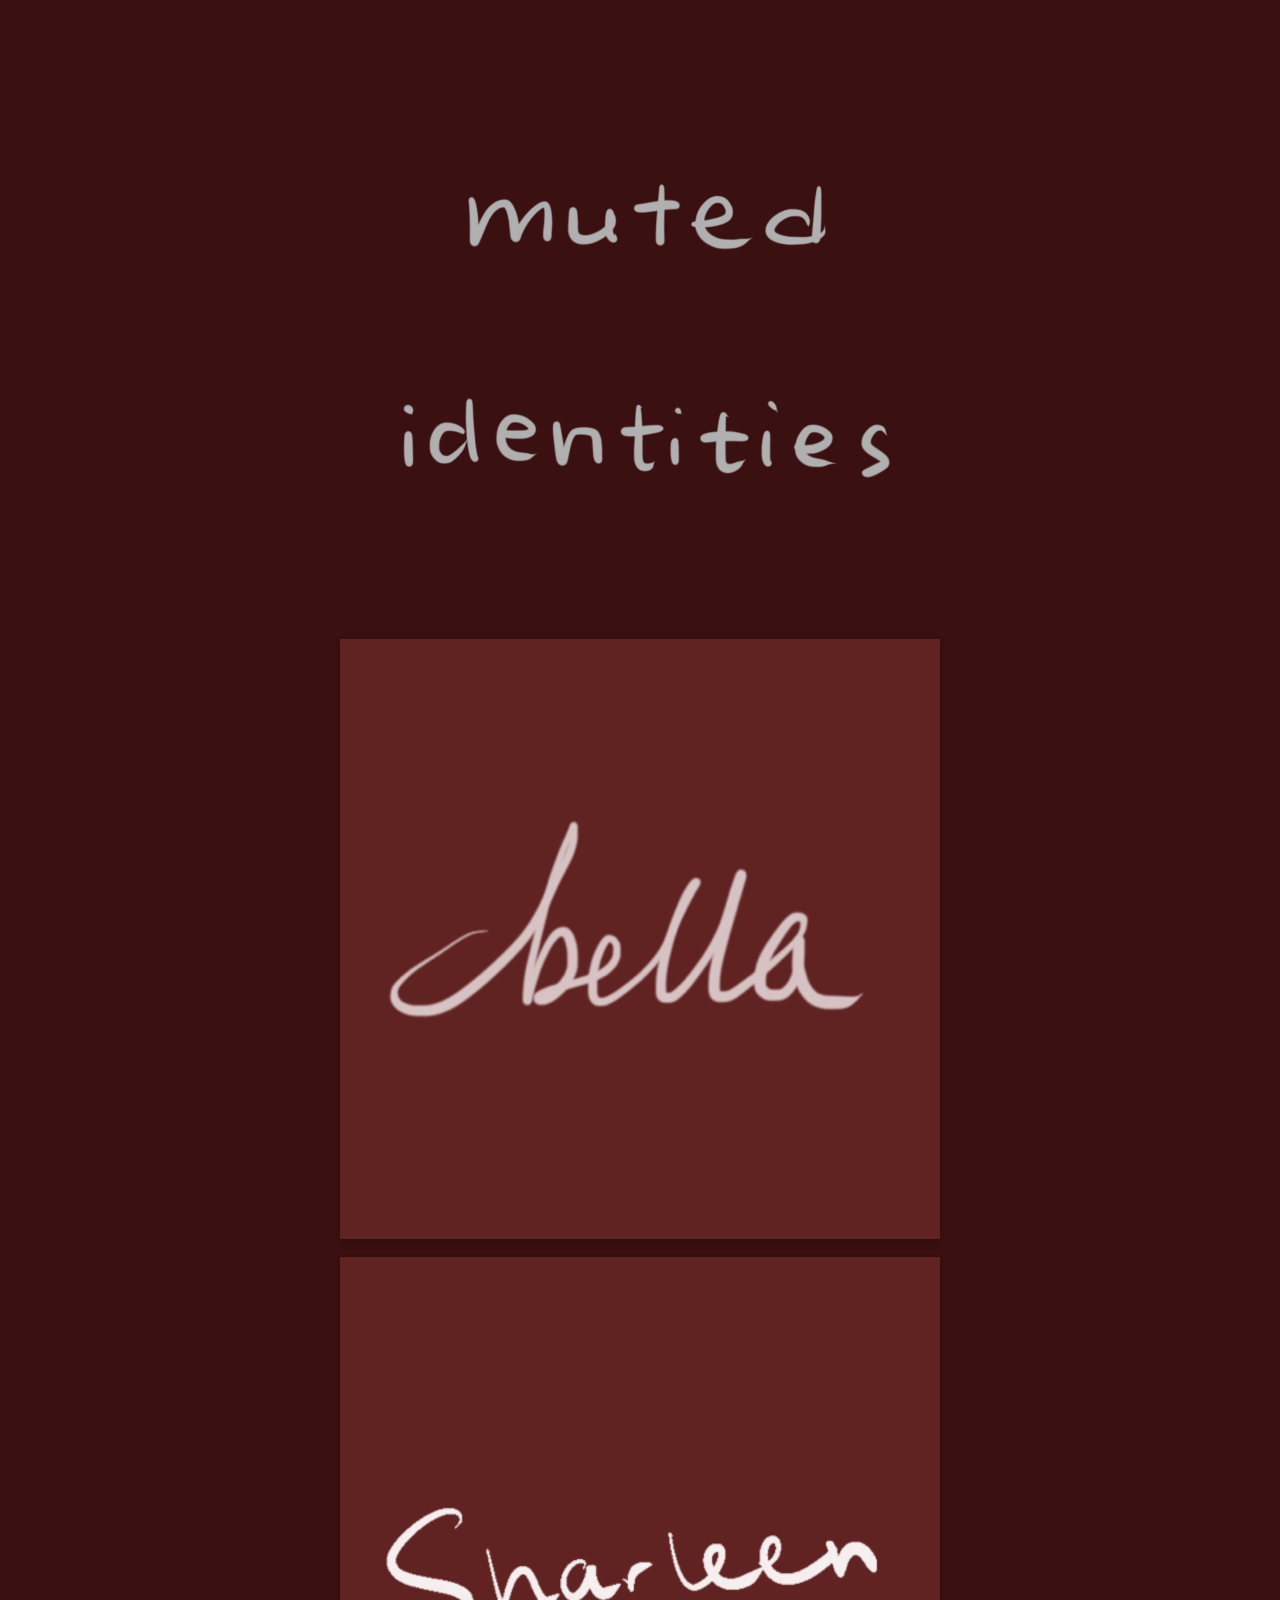
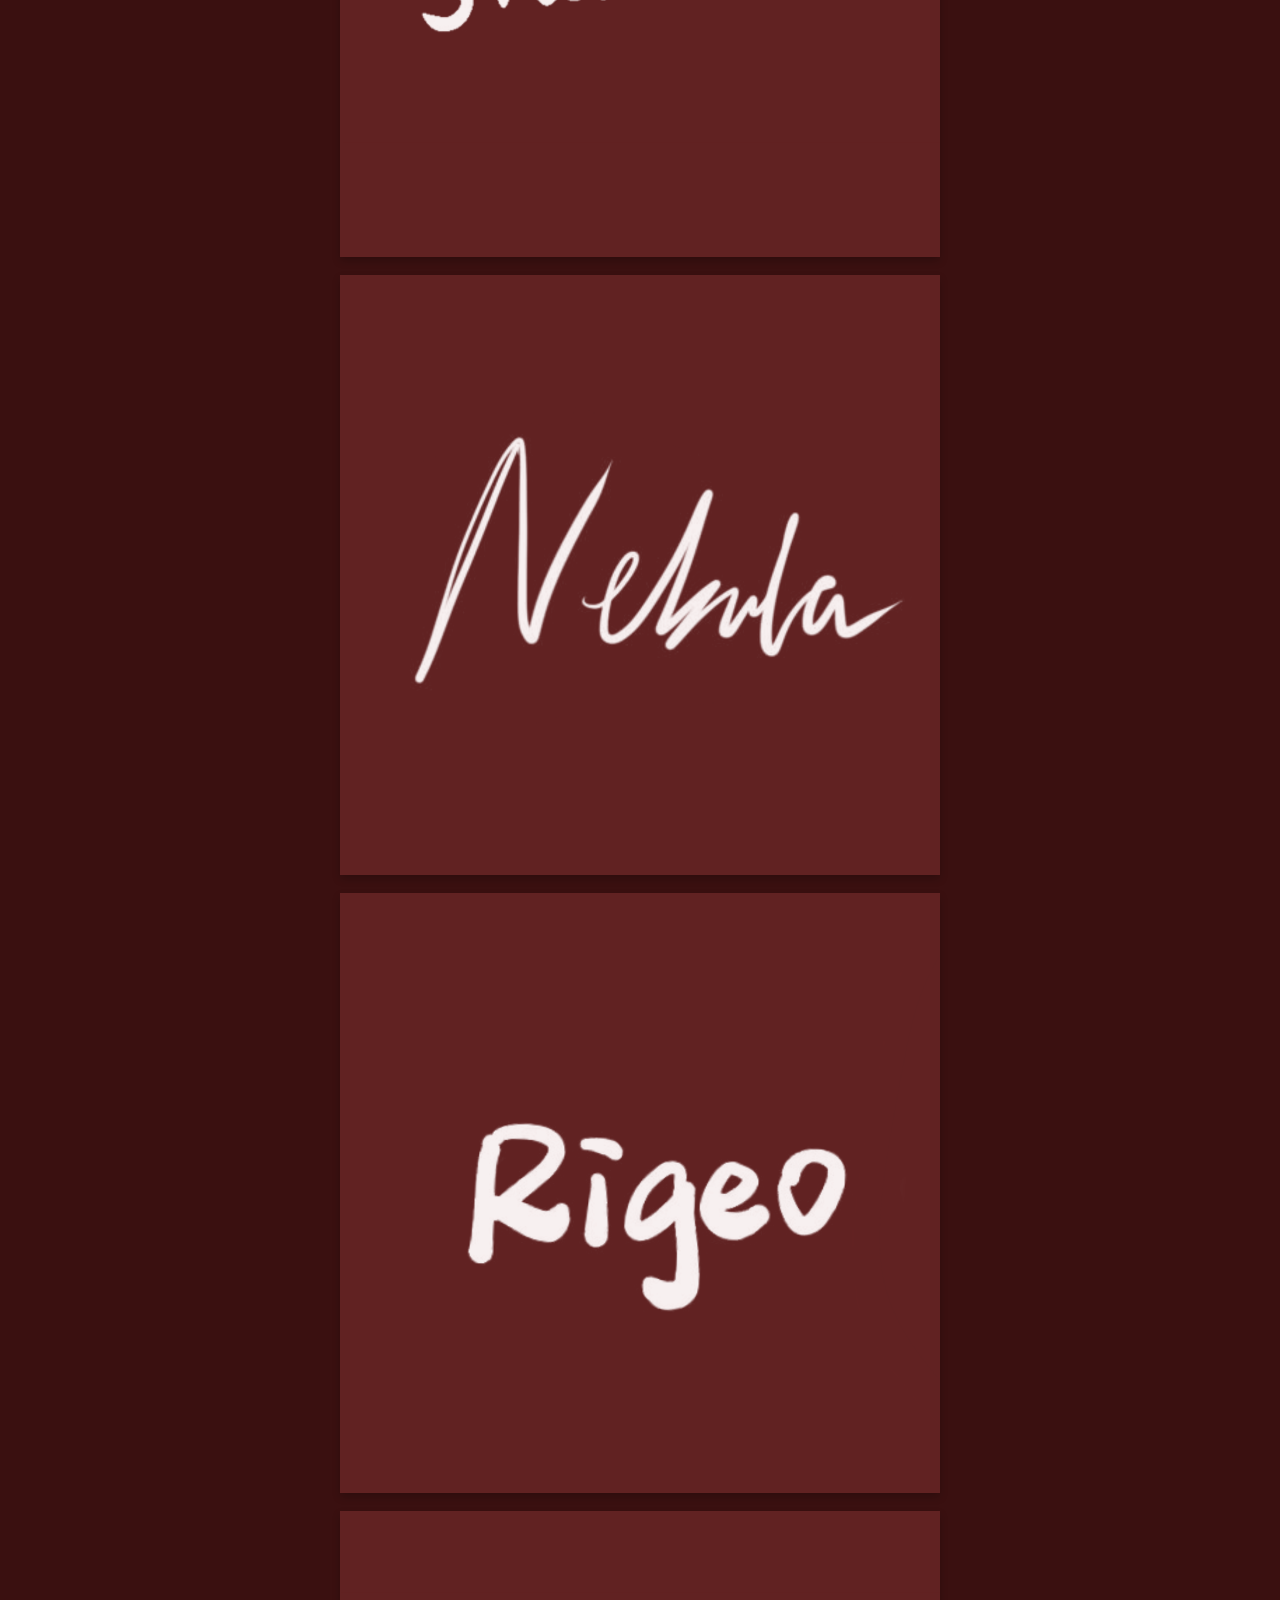
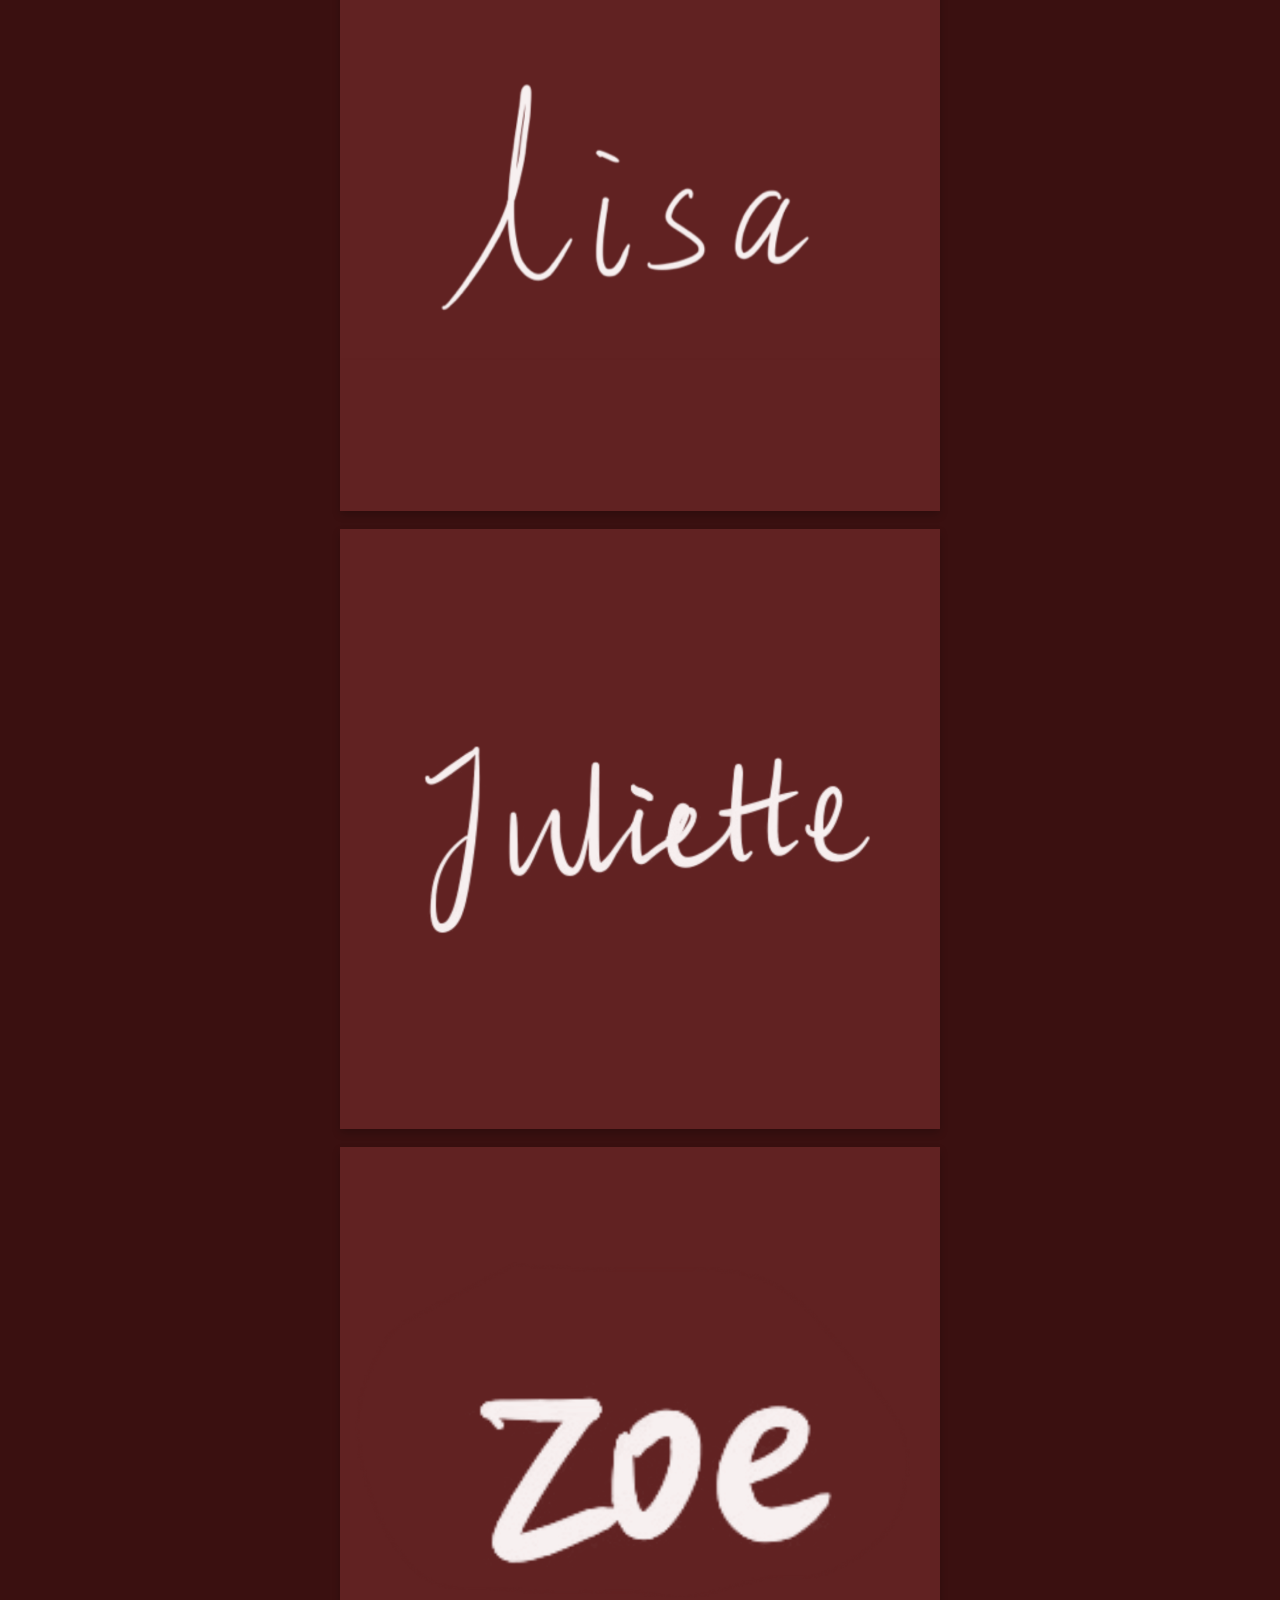
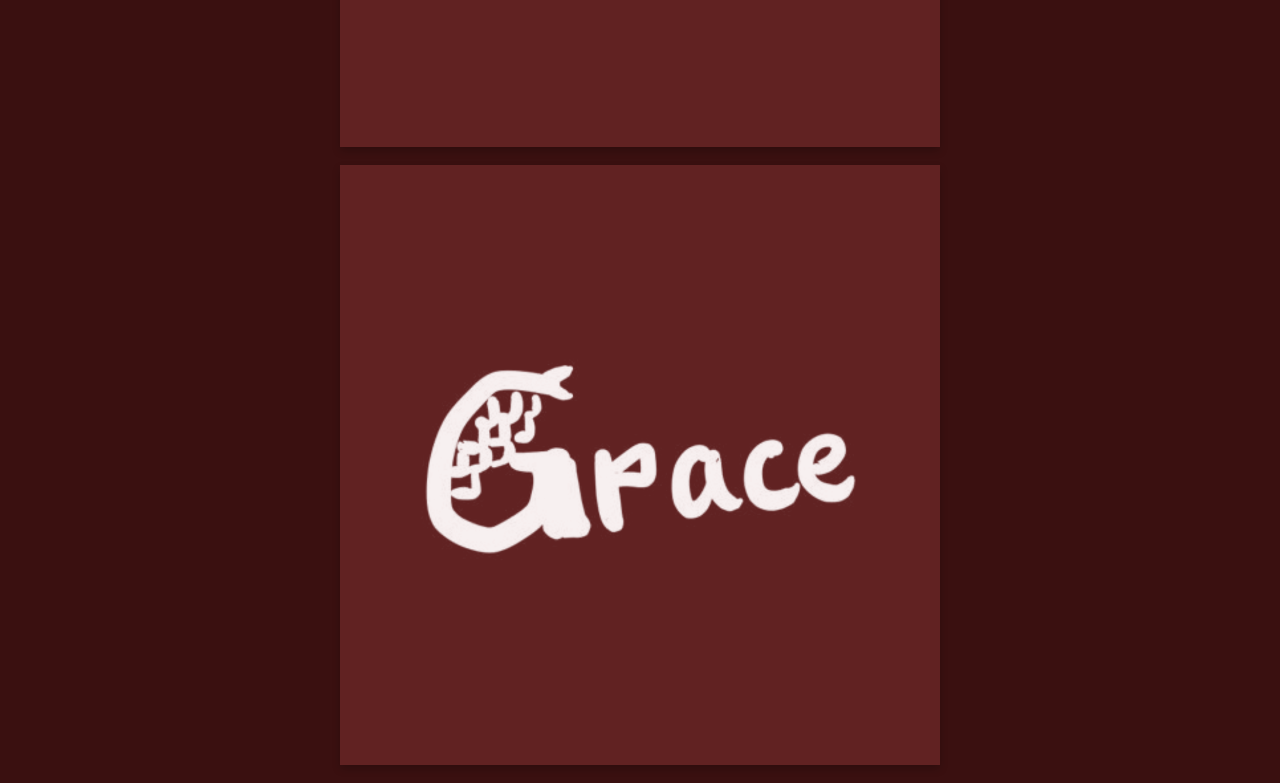
<file: index.html>
<!DOCTYPE html>
<html>
<head>
<meta name="viewport" content="width=device-width, initial-scale=1">
<link rel = "stylesheet" href="./style.css">

</head>
<body style="background-color:rgb(58, 16, 16);">

<h1> </h1>
<!-- <h3>Hover over the image below:</h3> 

https://bella713.github.io/typology-machine/
-->

<div class = "content">

  <div class="flip-card">
    <div class="flip-card-inner-new">
      <div class="flip-card-front">
        <img src="./cover.jpg" alt="Avatar" style="width:600px;height:600px;">
      </div>
      <div class="flip-card-back">
        <a href="./intro.html"><img src="./cover_back.jpg" alt="Avatar" style="width:600px;height:600px;"></a>
      </div>
    </div>
  </div>
  <br>

  <div class="flip-card">
    <div class="flip-card-inner">
      <div class="flip-card-front">
        <img src="./names/bella.png" alt="Avatar" style="width:600px;height:600px;">
      </div>
      <div class="flip-card-back">
        <a href="./bella.html"><img src="./names/bella_c.png" alt="Avatar" style="width:600px;height:600px;"></a>
      </div>
    </div>
  </div>
  <br>

  <div class="flip-card">
    <div class="flip-card-inner">
      <div class="flip-card-front">
        <img src="./names/sharleen.png" alt="Avatar" style="width:600px;height:600px;">
      </div>
      <div class="flip-card-back">
        <a href="./sharleen.html"><img src="./names/sharleen_c.png" alt="Avatar" style="width:600px;height:600px;"></a>
      </div>
    </div>
  </div>
  <br>

  <div class="flip-card">
    <div class="flip-card-inner">
      <div class="flip-card-front">
        <img src="./names/nebula.png" alt="Avatar" style="width:600px;height:600px;">
      </div>
      <div class="flip-card-back">
        <a href="./nebula.html"><img src="./names/nebula_c.png" alt="Avatar" style="width:600px;height:600px;"></a>
      </div>
    </div>
  </div>
  <br>

  <div class="flip-card">
    <div class="flip-card-inner">
      <div class="flip-card-front">
        <img src="./names/rigeo.png" alt="Avatar" style="width:600px;height:600px;">
      </div>
      <div class="flip-card-back">
        <a href="./rigeo.html"><img src="./names/rigeo_c.png" alt="Avatar" style="width:600px;height:600px;"></a>
      </div>
    </div>
  </div>
  <br>

  <div class="flip-card">
    <div class="flip-card-inner">
      <div class="flip-card-front">
        <img src="./names/lisa.png" alt="Avatar" style="width:600px;height:600px;">
      </div>
      <div class="flip-card-back">
        <a href="./lisa.html"><img src="./names/lisa_c.png" alt="Avatar" style="width:600px;height:600px;"></a>
      </div>
    </div>
  </div>
  <br>

  <div class="flip-card">
    <div class="flip-card-inner">
      <div class="flip-card-front">
        <img src="./names/juliette.png" alt="Avatar" style="width:600px;height:600px;">
      </div>
      <div class="flip-card-back">
        <a href="./juliette.html"><img src="./names/juliette_c.png" alt="Avatar" style="width:600px;height:600px;"></a>
      </div>
    </div>
  </div>
  <br>

  <div class="flip-card">
    <div class="flip-card-inner">
      <div class="flip-card-front">
        <img src="./names/zoe.png" alt="Avatar" style="width:600px;height:600px;">
      </div>
      <div class="flip-card-back">
        <a href="./zoe.html"><img src="./names/zoe_c.png" alt="Avatar" style="width:600px;height:600px;"></a>
      </div>
    </div>
  </div>
  <br>

  <div class="flip-card">
    <div class="flip-card-inner">
      <div class="flip-card-front">
        <img src="./names/grace.png" alt="Avatar" style="width:600px;height:600px;">
      </div>
      <div class="flip-card-back">
        <a href="./grace.html"><img src="./names/grace_c.png" alt="Avatar" style="width:600px;height:600px;"></a>
      </div>
    </div>
  </div>
  <br>

</div>

</body>
</html>
</file>
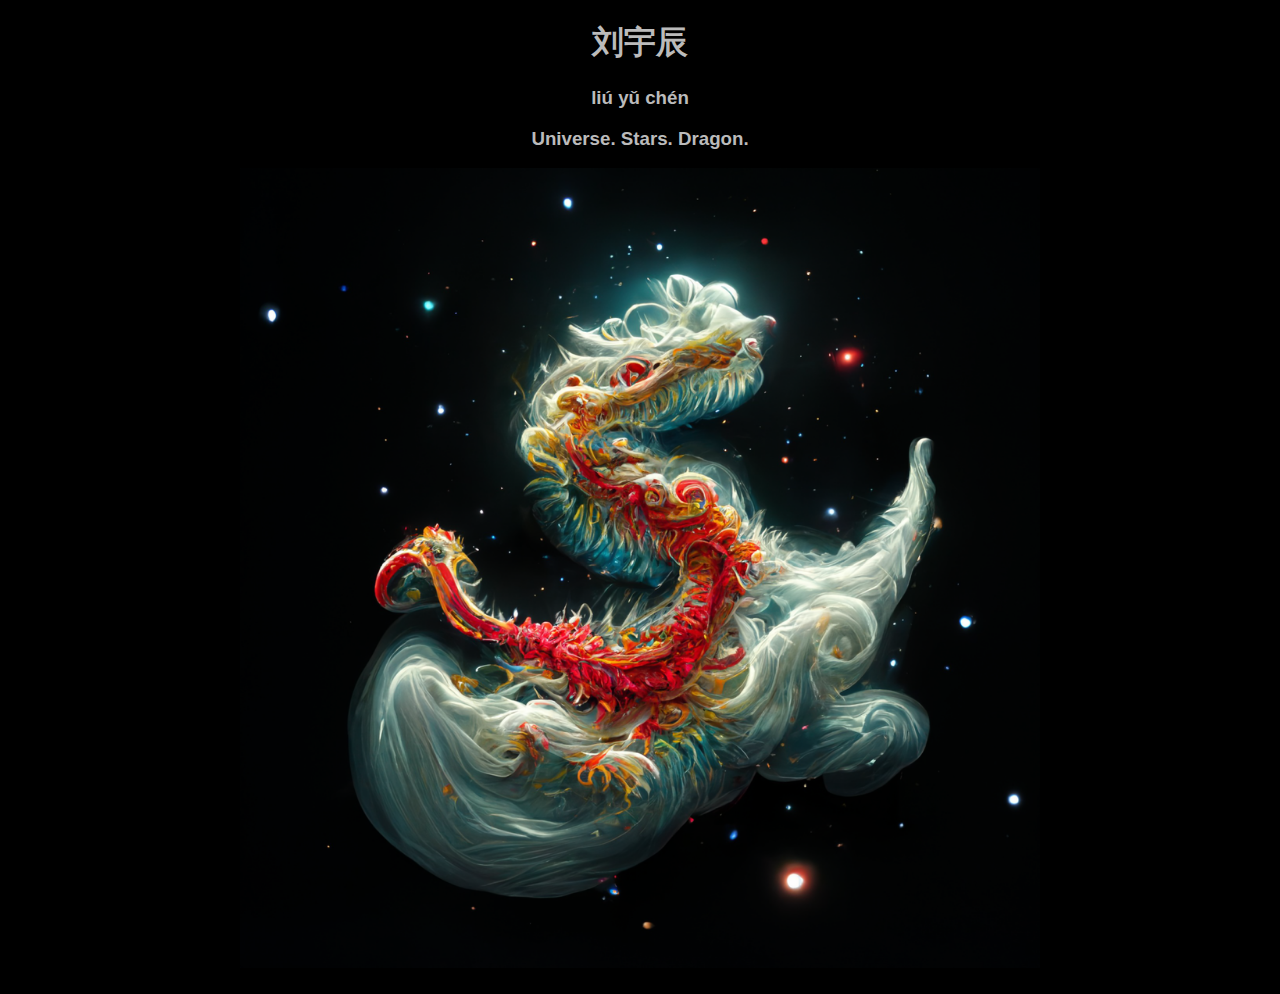
<file: bella.html>
<!DOCTYPE html>
<html>
<head>
<meta name="viewport" content="width=device-width, initial-scale=1">
<link rel = "stylesheet" href="./style.css">

</head>
<body style="background-color:#000000;">

<h1>刘宇辰</h1>
<h3>liú yǔ chén</h3>

<h3>Universe. Stars. Dragon.</h3>
<div class="image">
<div class="flip-card-front">
    <img src="./images/bella.png" alt="Avatar" style="width:800px;height:800px;" onclick = "history.go(-1)">
</div>
</div>


body {background-color: rgba(2,2,2,1);}

</body>
</html>
</file>
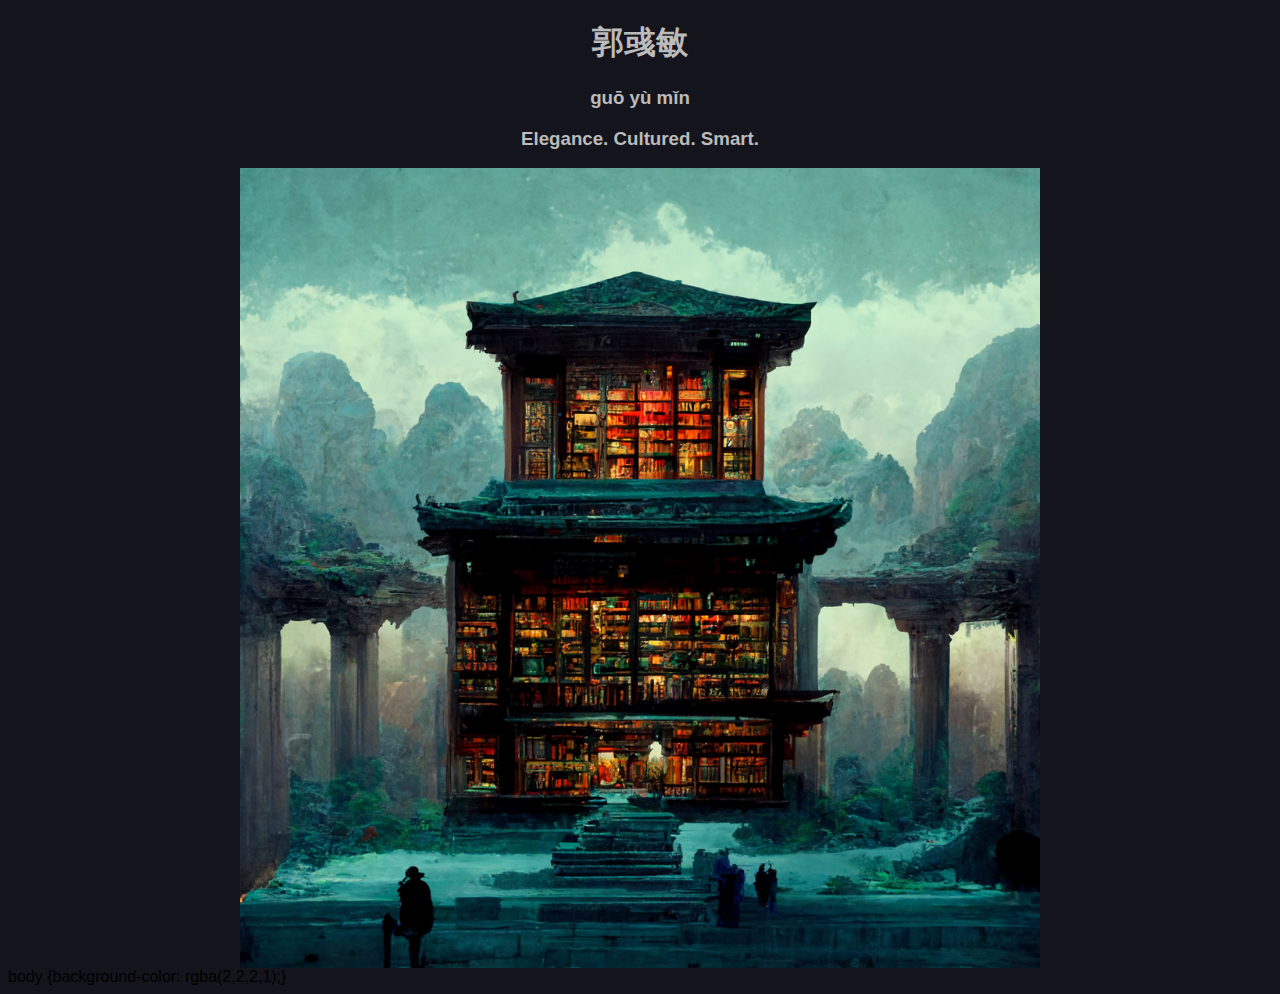
<file: grace.html>
<!DOCTYPE html>
<html>
<head>
<meta name="viewport" content="width=device-width, initial-scale=1">
<link rel = "stylesheet" href="./style.css">

</head>
<body style="background-color:#14141c;">

<h1>郭彧敏</h1>
<h3>guō yù mǐn</h3>

<h3>Elegance. Cultured. Smart.</h3>
<div class="image">
<div class="flip-card-front">
    <img src="./images/grace.png" alt="Avatar" style="width:800px;height:800px;" onclick = "history.go(-1)">
</div>
</div>


body {background-color: rgba(2,2,2,1);}

</body>
</html>
</file>
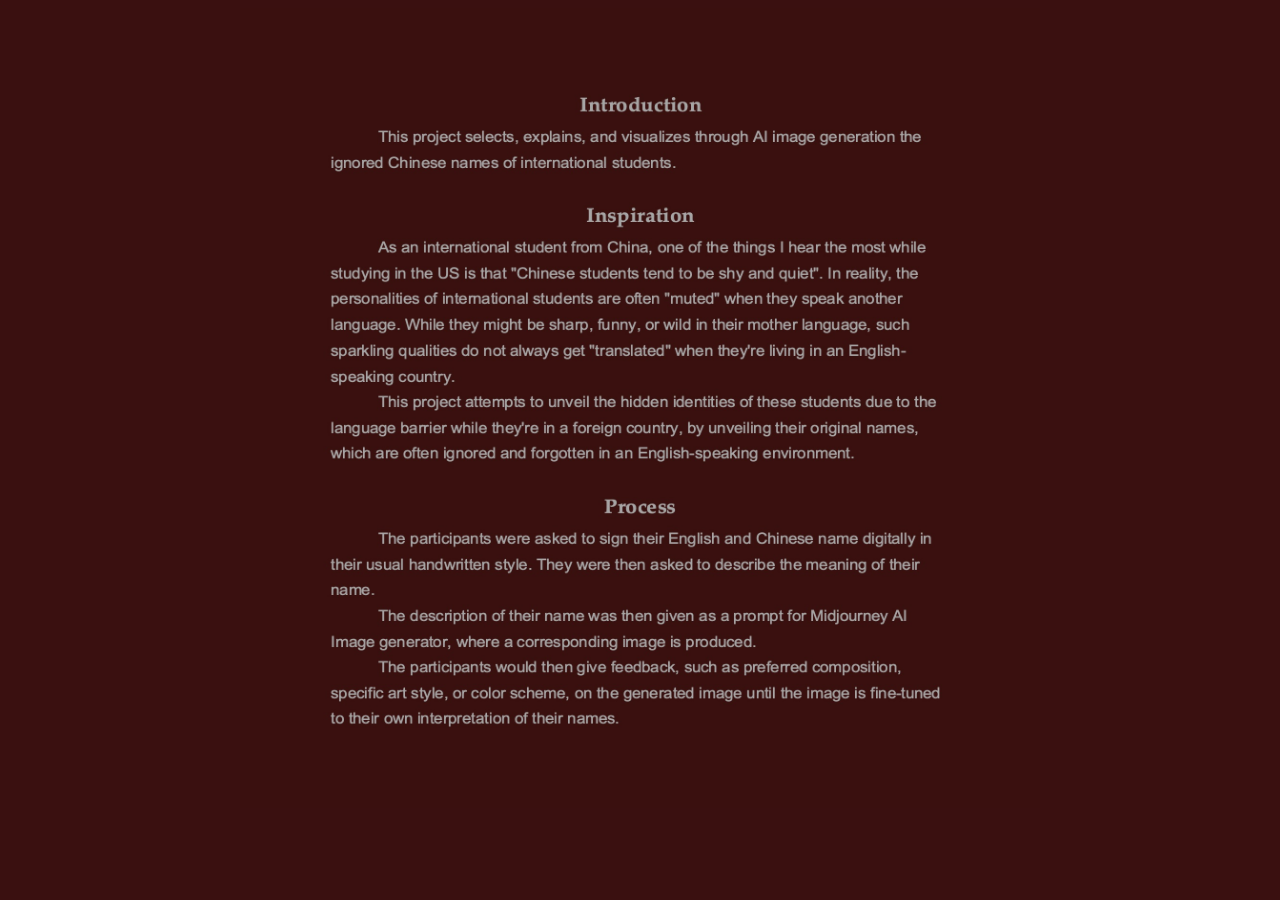
<file: intro.html>
<!DOCTYPE html>
<html>
<head>
<meta name="viewport" content="width=device-width, initial-scale=1">
<link rel = "stylesheet" href="./style.css">

</head>
<body style="background-color:rgb(58, 16, 16);">

<!-- <h1>刘宇辰</h1>
<h3>liú yǔ chén</h3> -->

<!-- <h3>Universe. Stars. Dragon.</h3> -->
<div class="image">
<div class="flip-card-front">
    <img src="./intro.jpg" alt="Avatar" style="width:800px;height:800px;" onclick = "history.go(-1)">
</div>

</div>


<!-- <h3>Click to reveal the Chinese name.</h3> -->
<!-- body {background-color: rgba(2,2,2,1);} -->

</body>
</html>
</file>
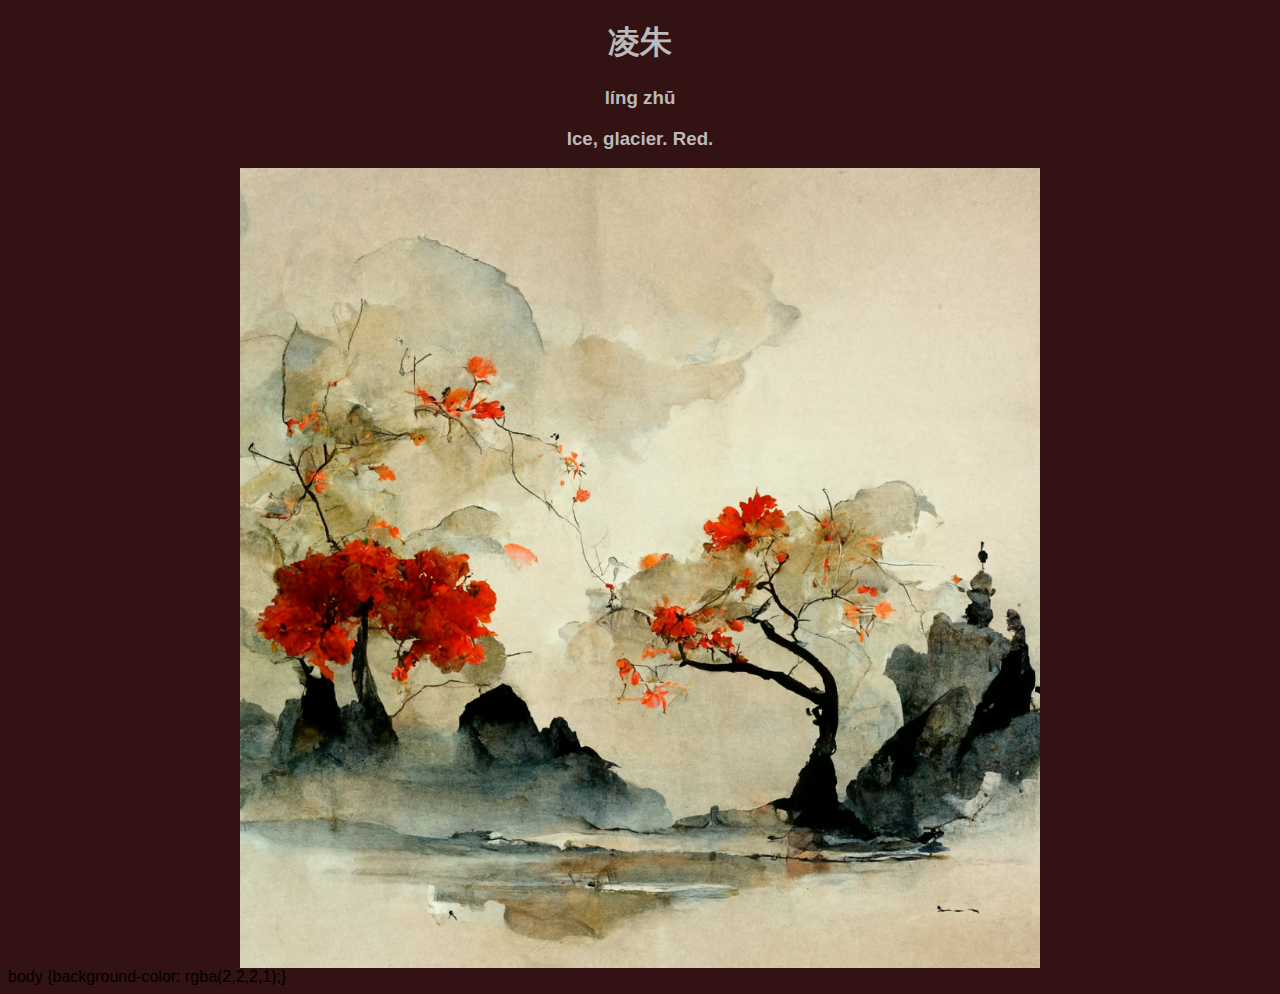
<file: juliette.html>
<!DOCTYPE html>
<html>
<head>
<meta name="viewport" content="width=device-width, initial-scale=1">
<link rel = "stylesheet" href="./style.css">

</head>
<body style="background-color:#321212;">

<h1>凌朱</h1>
<h3>líng zhū</h3>

<h3>Ice, glacier. Red.</h3>
<div class="image">
<div class="flip-card-front">
    <img src="./images/juliette.png" alt="Avatar" style="width:800px;height:800px;" onclick = "history.go(-1)">
</div>
</div>


body {background-color: rgba(2,2,2,1);}

</body>
</html>
</file>
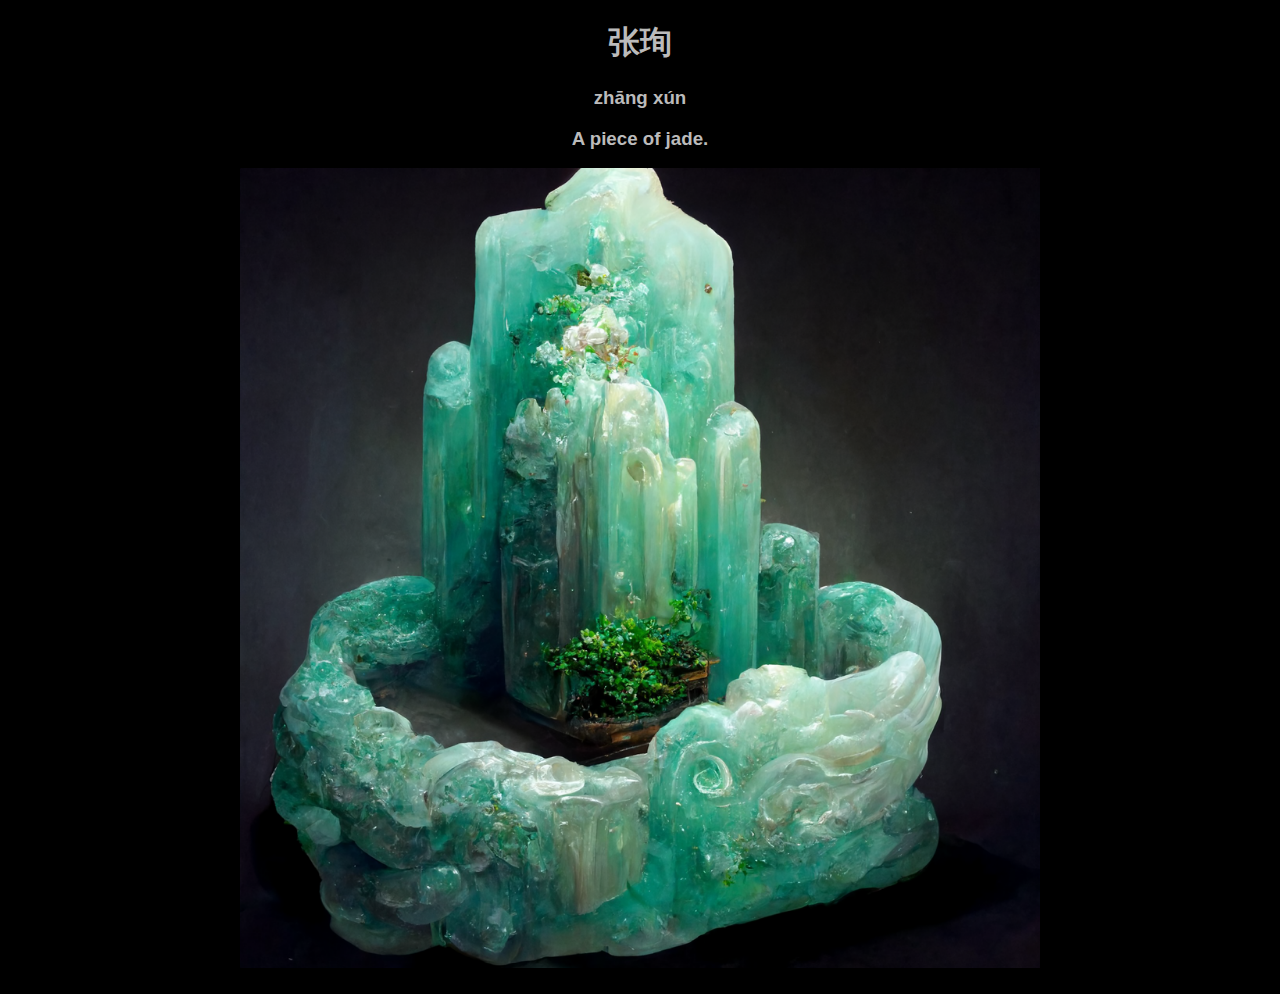
<file: lisa.html>
<!DOCTYPE html>
<html>
<head>
<meta name="viewport" content="width=device-width, initial-scale=1">
<link rel = "stylesheet" href="./style.css">

</head>
<body style="background-color:#000000;">

<h1>张珣</h1>
<h3>zhāng xún</h3>

<h3>A piece of jade.</h3>
<div class="image">
<div class="flip-card-front">
    <img src="./images/lisa.png" alt="Avatar" style="width:800px;height:800px;" onclick = "history.go(-1)">
</div>
</div>


body {background-color: rgba(2,2,2,1);}

</body>
</html>
</file>
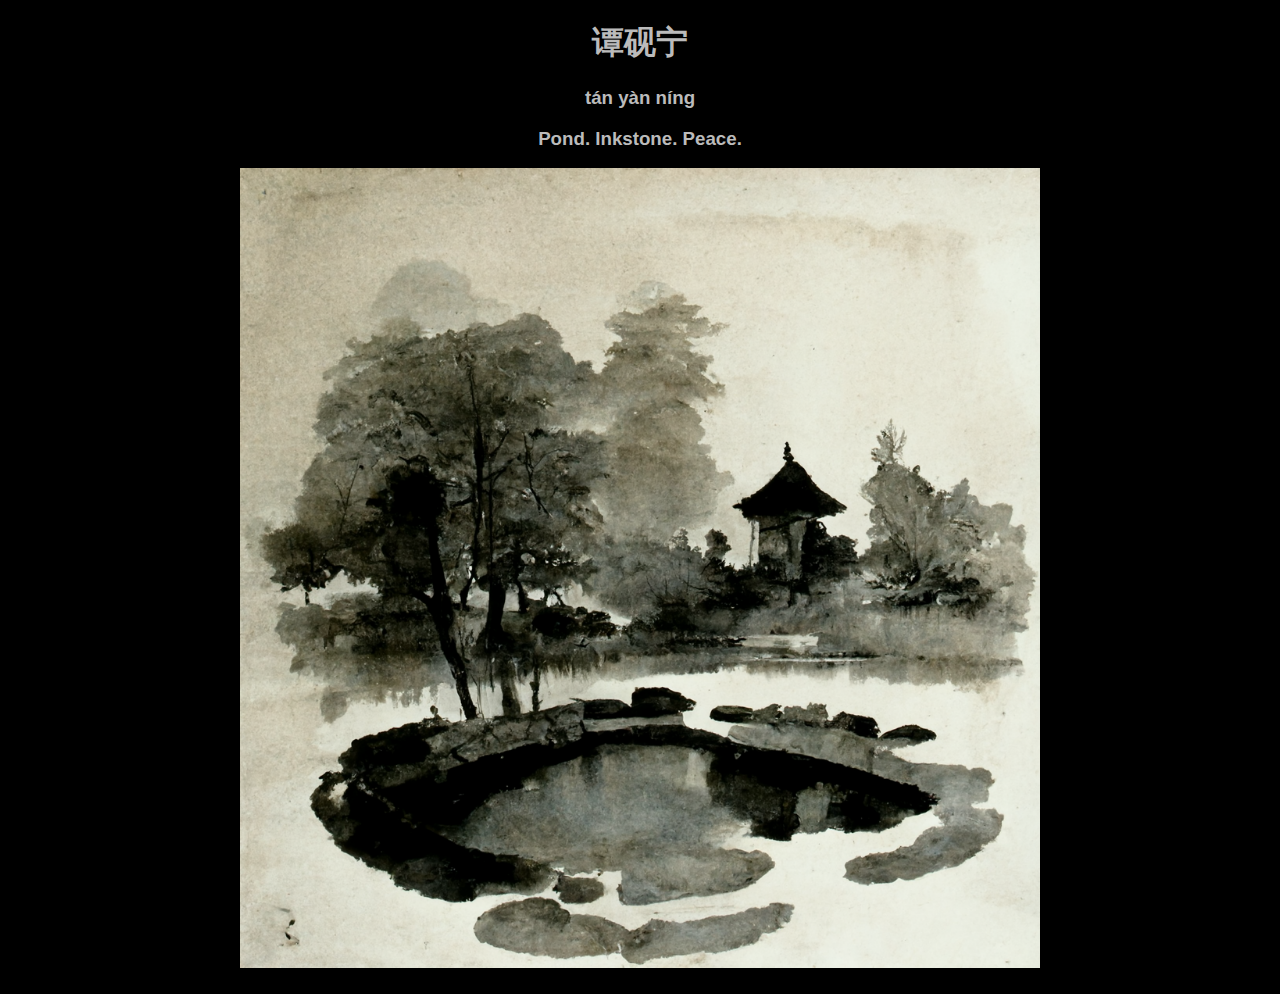
<file: nebula.html>
<!DOCTYPE html>
<html>
<head>
<meta name="viewport" content="width=device-width, initial-scale=1">
<link rel = "stylesheet" href="./style.css">

</head>
<body style="background-color:#000000;">

<h1>谭砚宁</h1>
<h3>tán yàn níng</h3>

<h3>Pond. Inkstone. Peace.</h3>
<div class="image">
<div class="flip-card-front">
    <img src="./images/nebula.png" alt="Avatar" style="width:800px;height:800px;" onclick = "history.go(-1)">
</div>
</div>


body {background-color: rgba(2,2,2,1);}

</body>
</html>
</file>
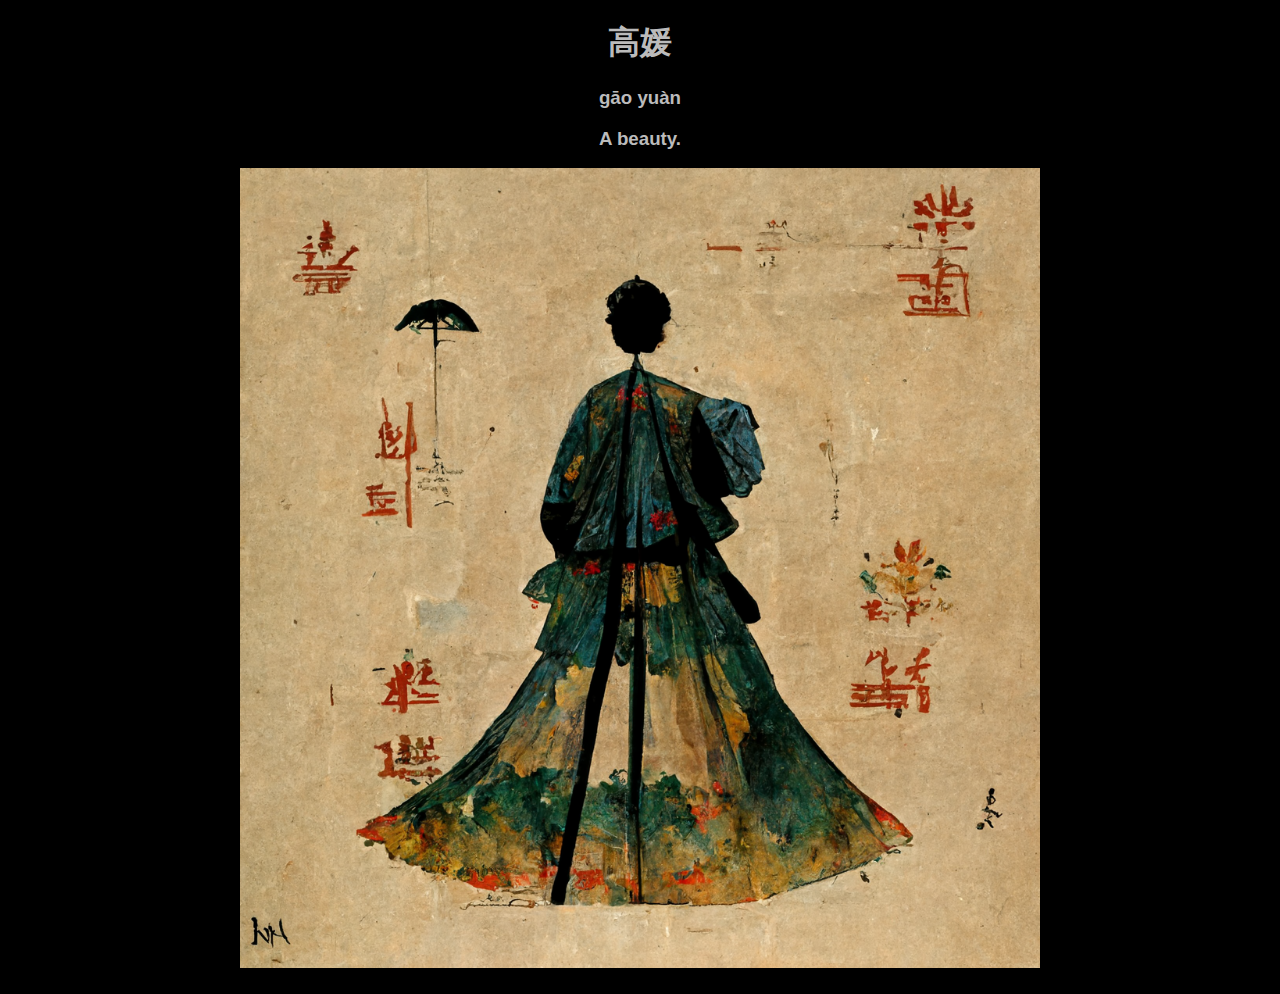
<file: rigeo.html>
<!DOCTYPE html>
<html>
<head>
<meta name="viewport" content="width=device-width, initial-scale=1">
<link rel = "stylesheet" href="./style.css">

</head>
<body style="background-color:#000000;">

<h1>高媛</h1>
<h3>gāo yuàn</h3>

<h3>A beauty.</h3>
<div class="image">
<div class="flip-card-front">
    <img src="./images/rigeo.png" alt="Avatar" style="width:800px;height:800px;" onclick = "history.go(-1)">
</div>
</div>


body {background-color: rgba(2,2,2,1);}

</body>
</html>
</file>
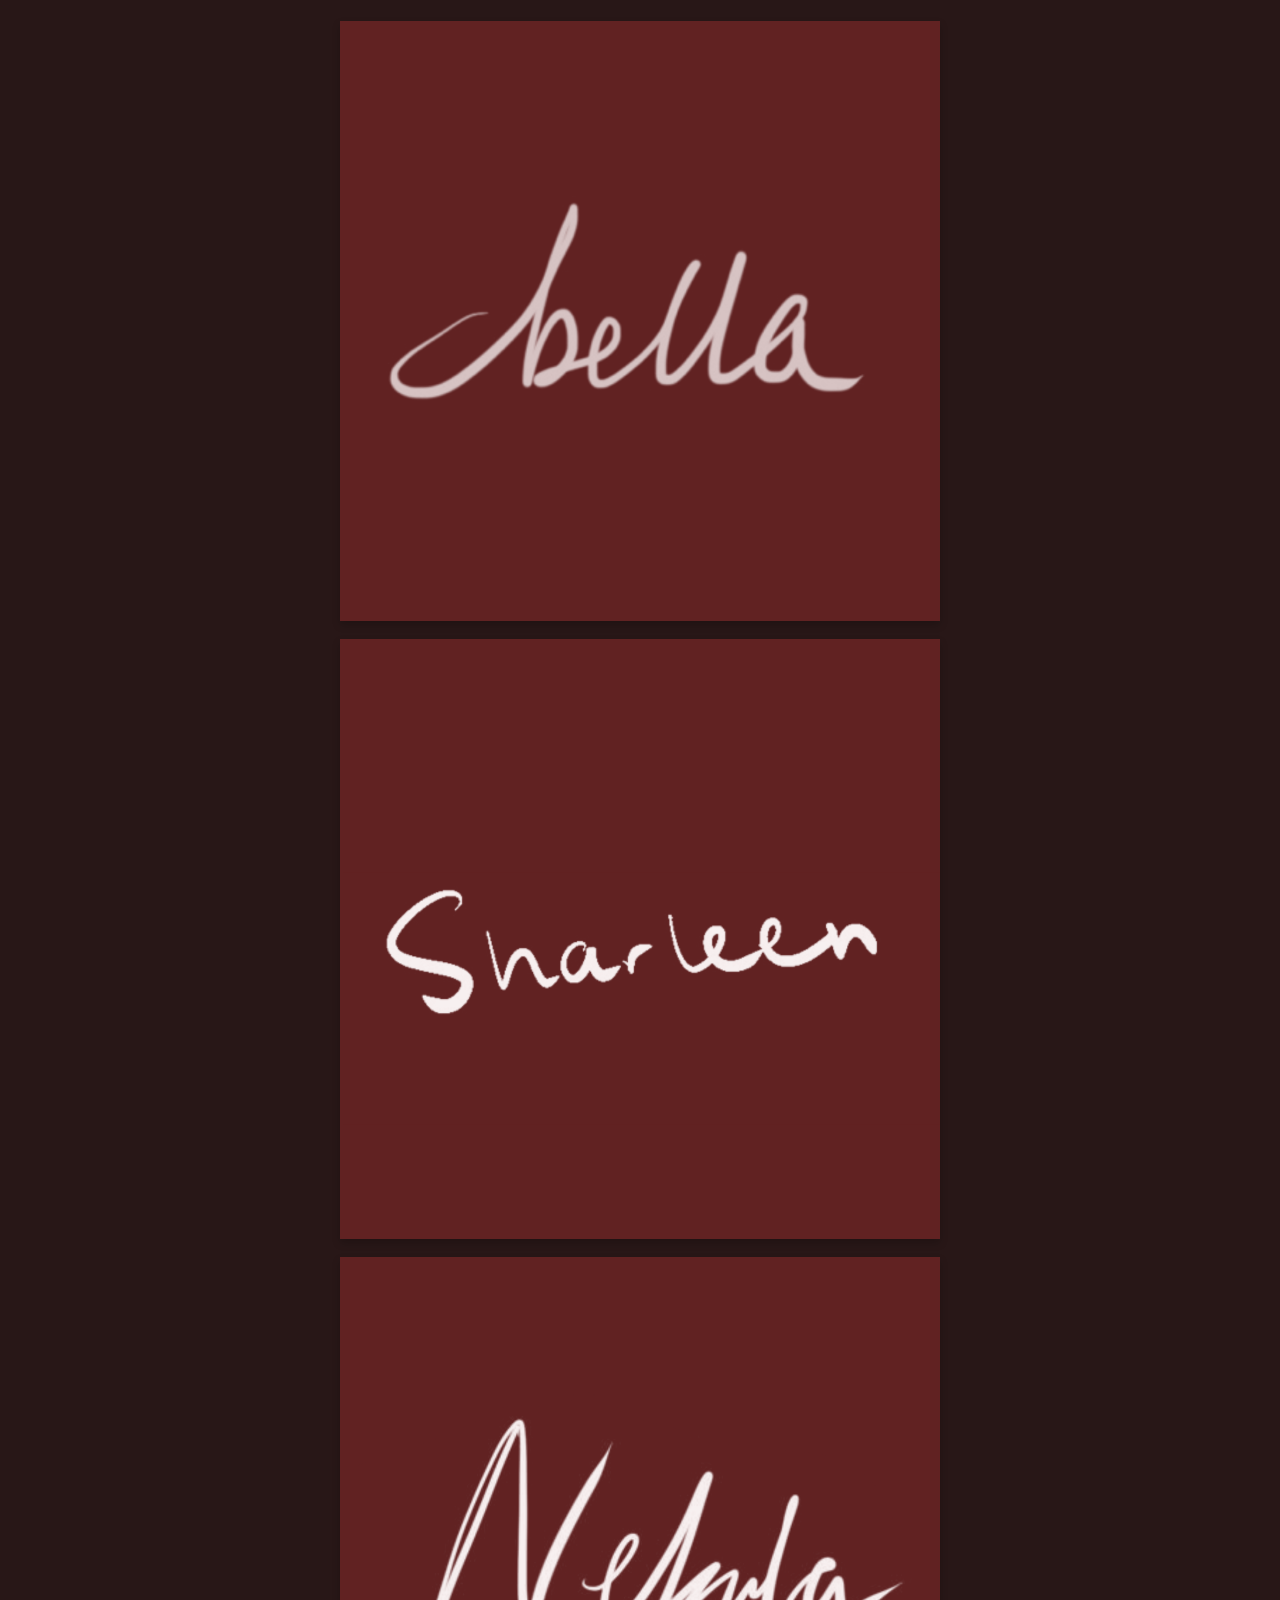
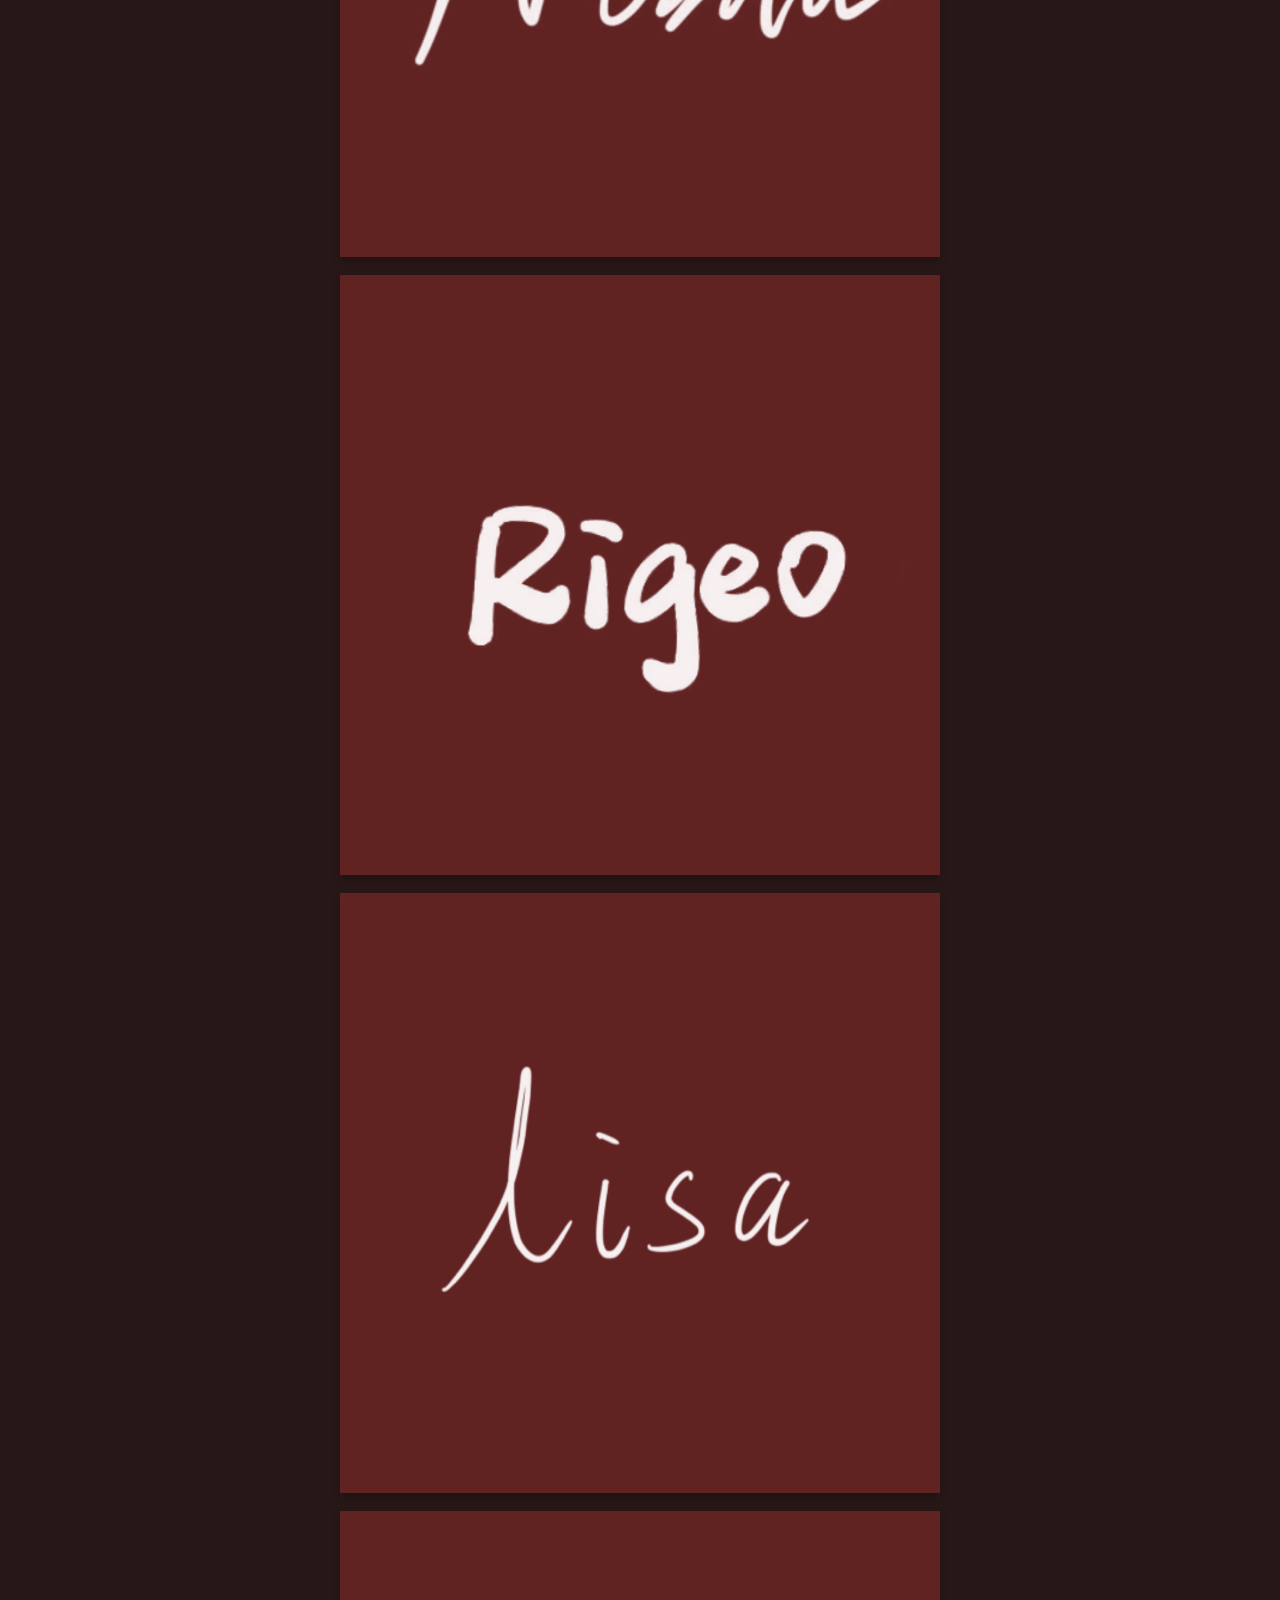
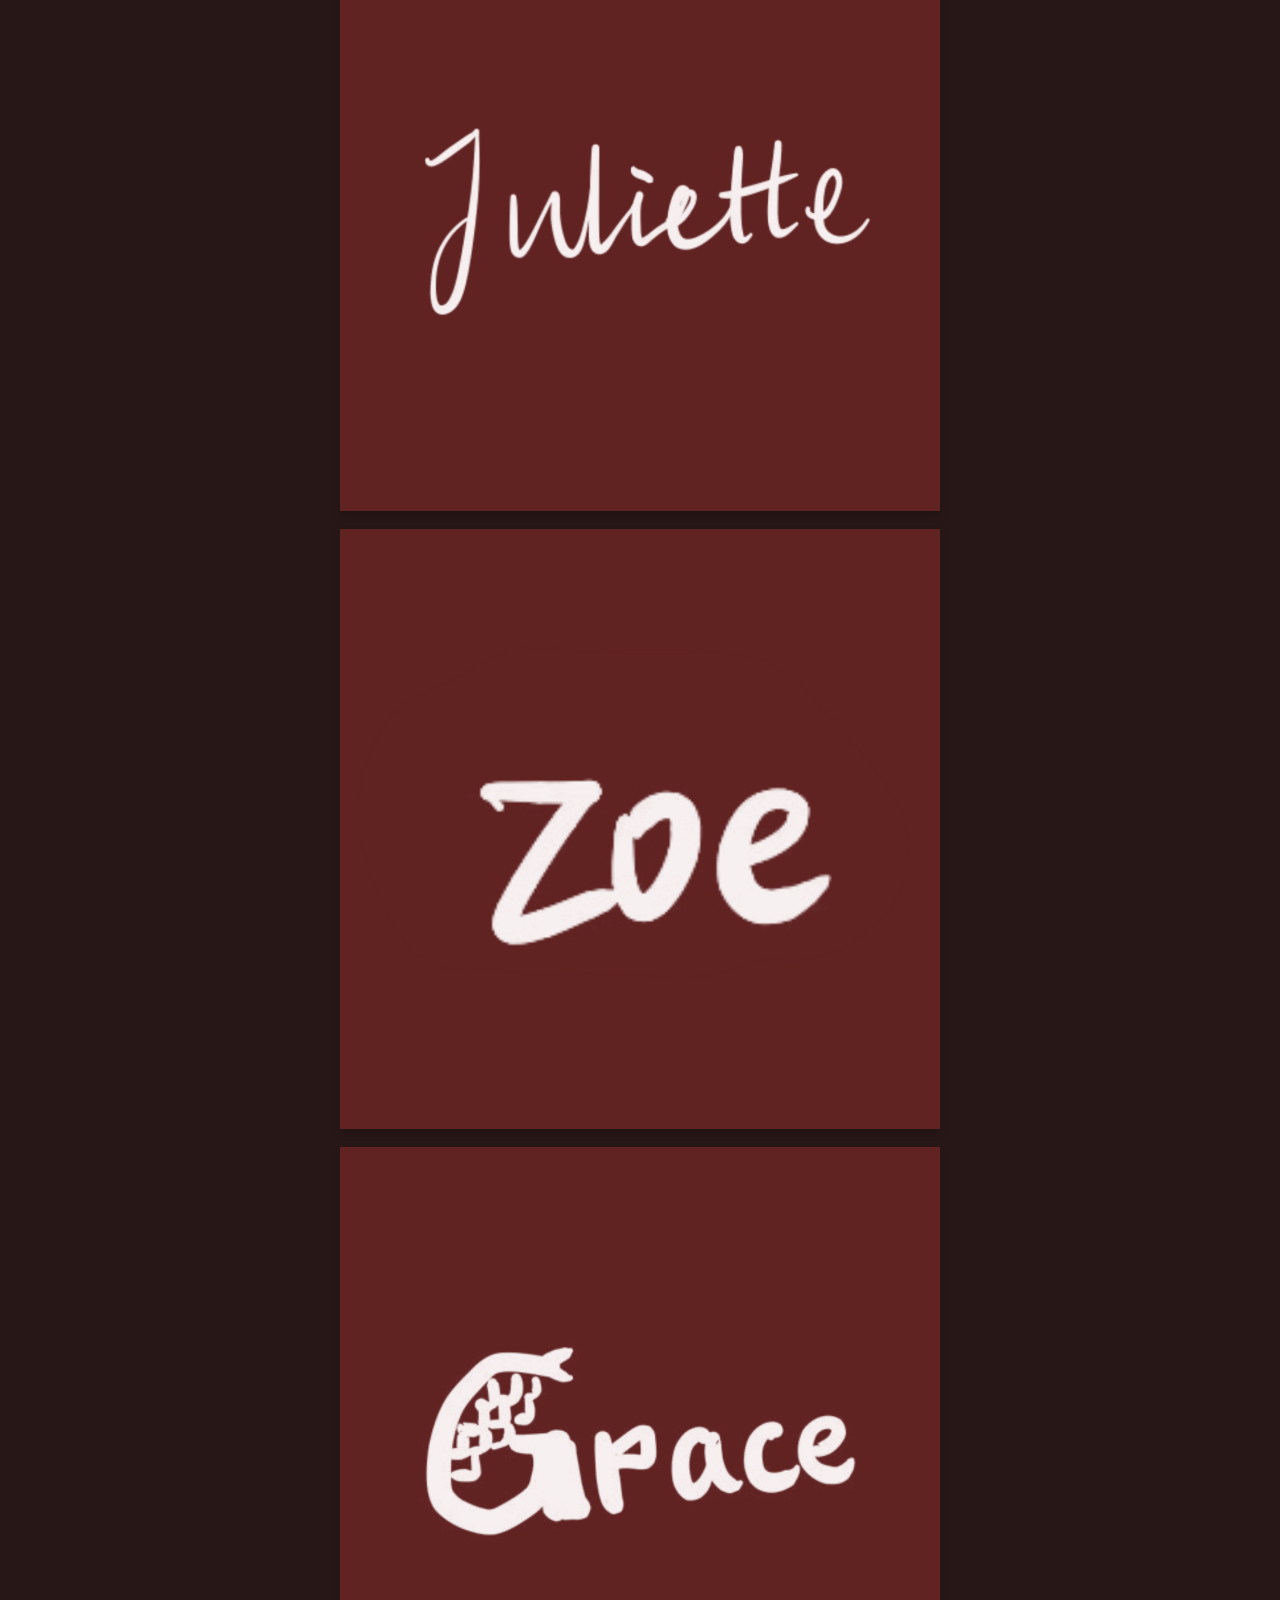
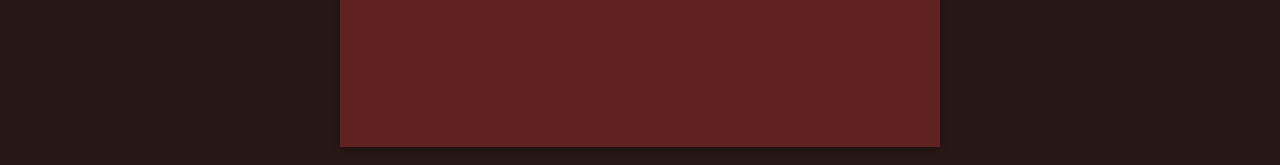
<file: typology.html>
<!DOCTYPE html>
<html>
<head>
<meta name="viewport" content="width=device-width, initial-scale=1">
<link rel = "stylesheet" href="./style.css">

</head>
<body style="background-color:rgba(40,23,23,1);">

<h1> </h1>
<!-- <h3>Hover over the image below:</h3> -->

<div class = "content">
<div class="flip-card">
  <div class="flip-card-inner">
    <div class="flip-card-front">
      <img src="./names/bella.png" alt="Avatar" style="width:600px;height:600px;">
    </div>
    <div class="flip-card-back">
      <a href="./bella.html"><img src="./names/bella_c.png" alt="Avatar" style="width:600px;height:600px;"></a>
    </div>
  </div>
</div>
<br>

<div class="flip-card">
  <div class="flip-card-inner">
    <div class="flip-card-front">
      <img src="./names/sharleen.png" alt="Avatar" style="width:600px;height:600px;">
    </div>
    <div class="flip-card-back">
      <a href="./sharleen.html"><img src="./names/sharleen_c.png" alt="Avatar" style="width:600px;height:600px;"></a>
    </div>
  </div>
</div>
<br>

<div class="flip-card">
  <div class="flip-card-inner">
    <div class="flip-card-front">
      <img src="./names/nebula.png" alt="Avatar" style="width:600px;height:600px;">
    </div>
    <div class="flip-card-back">
      <a href="./nebula.html"><img src="./names/nebula_c.png" alt="Avatar" style="width:600px;height:600px;"></a>
    </div>
  </div>
</div>
<br>

<div class="flip-card">
  <div class="flip-card-inner">
    <div class="flip-card-front">
      <img src="./names/rigeo.png" alt="Avatar" style="width:600px;height:600px;">
    </div>
    <div class="flip-card-back">
      <a href="./rigeo.html"><img src="./names/rigeo_c.png" alt="Avatar" style="width:600px;height:600px;"></a>
    </div>
  </div>
</div>
<br>

<div class="flip-card">
  <div class="flip-card-inner">
    <div class="flip-card-front">
      <img src="./names/lisa.png" alt="Avatar" style="width:600px;height:600px;">
    </div>
    <div class="flip-card-back">
      <a href="./lisa.html"><img src="./names/lisa_c.png" alt="Avatar" style="width:600px;height:600px;"></a>
    </div>
  </div>
</div>
<br>

<div class="flip-card">
  <div class="flip-card-inner">
    <div class="flip-card-front">
      <img src="./names/juliette.png" alt="Avatar" style="width:600px;height:600px;">
    </div>
    <div class="flip-card-back">
      <a href="./juliette.html"><img src="./names/juliette_c.png" alt="Avatar" style="width:600px;height:600px;"></a>
    </div>
  </div>
</div>
<br>

<div class="flip-card">
  <div class="flip-card-inner">
    <div class="flip-card-front">
      <img src="./names/zoe.png" alt="Avatar" style="width:600px;height:600px;">
    </div>
    <div class="flip-card-back">
      <a href="./zoe.html"><img src="./names/zoe_c.png" alt="Avatar" style="width:600px;height:600px;"></a>
    </div>
  </div>
</div>
<br>

<div class="flip-card">
  <div class="flip-card-inner">
    <div class="flip-card-front">
      <img src="./names/grace.png" alt="Avatar" style="width:600px;height:600px;">
    </div>
    <div class="flip-card-back">
      <a href="./grace.html"><img src="./names/grace_c.png" alt="Avatar" style="width:600px;height:600px;"></a>
    </div>
  </div>
</div>
<br>

</div>

</body>
</html>
</file>
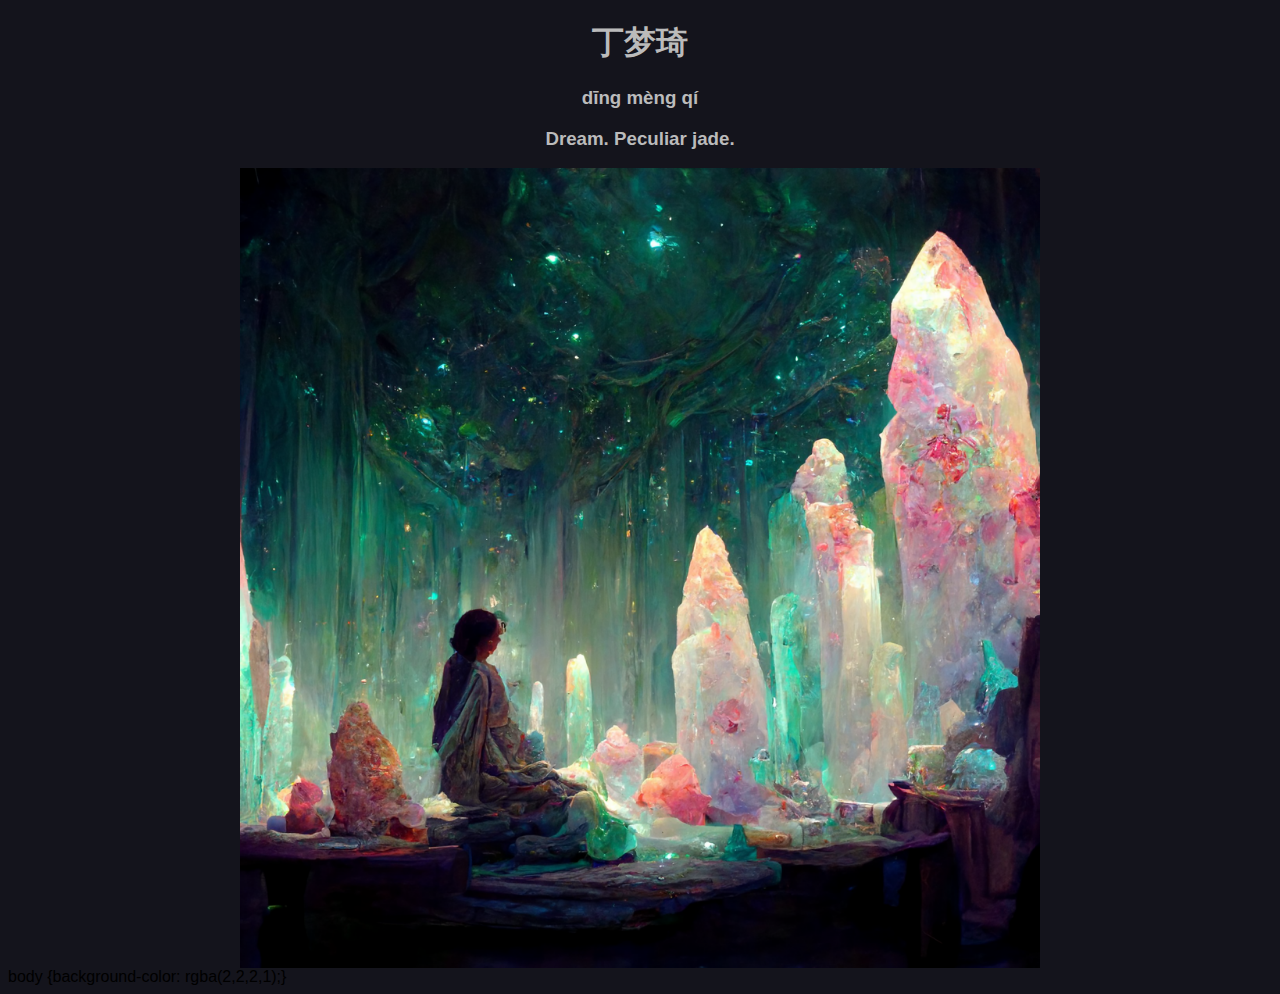
<file: zoe.html>
<!DOCTYPE html>
<html>
<head>
<meta name="viewport" content="width=device-width, initial-scale=1">
<link rel = "stylesheet" href="./style.css">

</head>
<body style="background-color:#14141c;">

<h1>丁梦琦</h1>
<h3>dīng mèng qí</h3>

<h3>Dream. Peculiar jade.</h3>
<div class="image">
<div class="flip-card-front">
    <img src="./images/zoe.png" alt="Avatar" style="width:800px;height:800px;" onclick = "history.go(-1)">
</div>
</div>


body {background-color: rgba(2,2,2,1);}

</body>
</html>
</file>
<file: style.css>
body {
  font-family: Arial, Helvetica, sans-serif;
}

.content {
    /* text-align: center;
    width: 200px;
    margin: 0 auto; */
    align-items: center;
    margin: 0 auto;
    /* width: 35vw;   */
    background-color: transparent;
    width: 600px;
    height: 600px;
    perspective: 1000px;
}

.flip-card {
  background-color: transparent;
  width: 600px;
  height: 600px;
  perspective: 1000px;
}

.image {
  align-items: center;
  margin: 0 auto;
  /* width: 35vw;   */
  background-color: transparent;
  width: 800px;
  height: 800px;
  perspective: 1000px;
}

.flip-card-inner {
  position: relative;
  width: 100%;
  height: 100%;
  /* text-align: center; */
  transition: transform 0.6s;
  transform-style: preserve-3d;
  box-shadow: 0 4px 8px 0 rgba(0,0,0,0.2);
  float: left;
}

.flip-card-inner-new {
  position: relative;
  width: 100%;
  height: 100%;
  /* text-align: center; */
  transition: transform 0.6s;
  transform-style: preserve-3d;
  float: left;
}

.flip-card:hover .flip-card-inner {
  transform: rotateY(180deg);
}

.flip-card:hover .flip-card-inner-new {
  transform: rotateY(180deg);
}

.flip-card-front, .flip-card-back {
  position: absolute;
  width: 100%;
  height: 100%;
  -webkit-backface-visibility: hidden;
  backface-visibility: hidden;
}

.flip-card-front {
  background-color: #bbb;
  color: black;
}

.flip-card-back {
  background-color: #2980b9;
  color: white;
  transform: rotateY(180deg);
}

/* body {background-color: rgba(40,23,23,1);} */
h1   {text-align:center; color:#bbb;}
h2   {text-align:center; color:#bbb;}
h3   {text-align:center; color:#bbb;}
p    {text-align:center; color:#bbb;}
</file>
